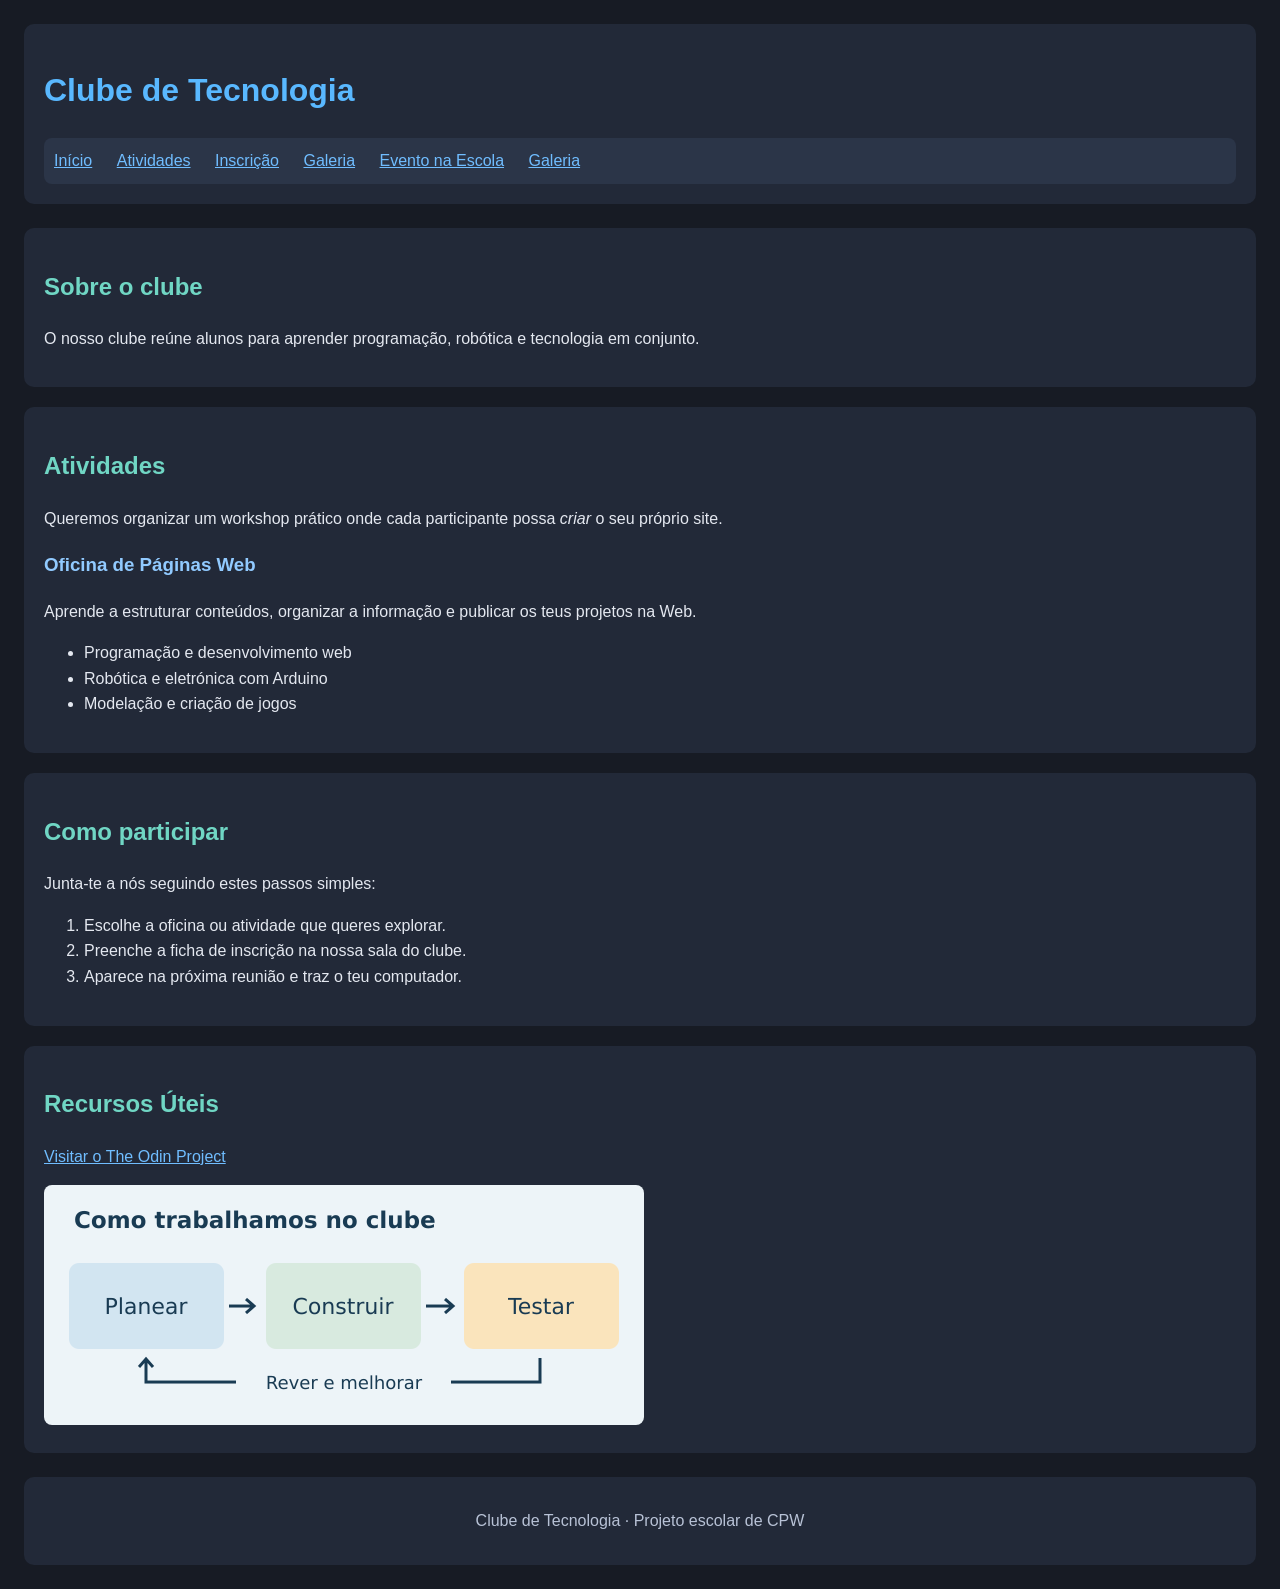
<file: index.html>
<!DOCTYPE html>
<html lang="pt-PT">
  <head>
    <meta charset="UTF-8">
    <meta name="viewport" content="width=device-width, initial-scale=1.0">
    <title>Clube de Tecnologia | Início</title>
    <link rel="stylesheet" href="estilos.css">
  </head>

  <body>
    <header>
      <h1>Clube de Tecnologia</h1>

      <nav>
        <ul>
          <li><a href="index.html">Início</a></li>
          <li><a href="paginas/atividades.html">Atividades</a></li>
          <li><a href="paginas/inscricao.html">Inscrição</a></li>
          <li><a href="paginas/galeria.html">Galeria</a></li>
          <li><a href="evento-escola/index.html">Evento na Escola</a></li>
          <li><a href="mostra-projetos/index.html">Galeria</a></li>


        </ul>
      </nav>
    </header>

    <main>
      <section>
        <h2>Sobre o clube</h2>

        <p>O nosso clube reúne alunos para aprender programação, robótica e tecnologia em conjunto.</p>
      </section>

      <section>
        <h2>Atividades</h2>

        <p>Queremos organizar um workshop prático onde cada participante possa <em>criar</em> o seu próprio site.</p>

        <h3>Oficina de Páginas Web</h3>

        <p>Aprende a estruturar conteúdos, organizar a informação e publicar os teus projetos na Web.</p>

        <ul>
          <li>Programação e desenvolvimento web</li>
          <li>Robótica e eletrónica com Arduino</li>
          <li>Modelação e criação de jogos</li>
        </ul>
      </section>

      <section>
        <h2>Como participar</h2>

        <p>Junta-te a nós seguindo estes passos simples:</p>

        <ol>
          <li>Escolhe a oficina ou atividade que queres explorar.</li>
          <li>Preenche a ficha de inscrição na nossa sala do clube.</li>
          <li>Aparece na próxima reunião e traz o teu computador.</li>
        </ol>
      </section>

      <section>
        <h2>Recursos Úteis</h2>

        <p>
          <a href="https://www.theodinproject.com/">Visitar o The Odin Project</a>
        </p>

        <img src="imagens/oficina.png"
             alt="Ciclo do clube: planear, construir, testar e regressar ao planeamento para melhorar."
             width="600" height="240">
      </section>
    </main>

    <footer>
      <p>Clube de Tecnologia · Projeto escolar de CPW</p>
    </footer>
  </body>
</html>
</file>
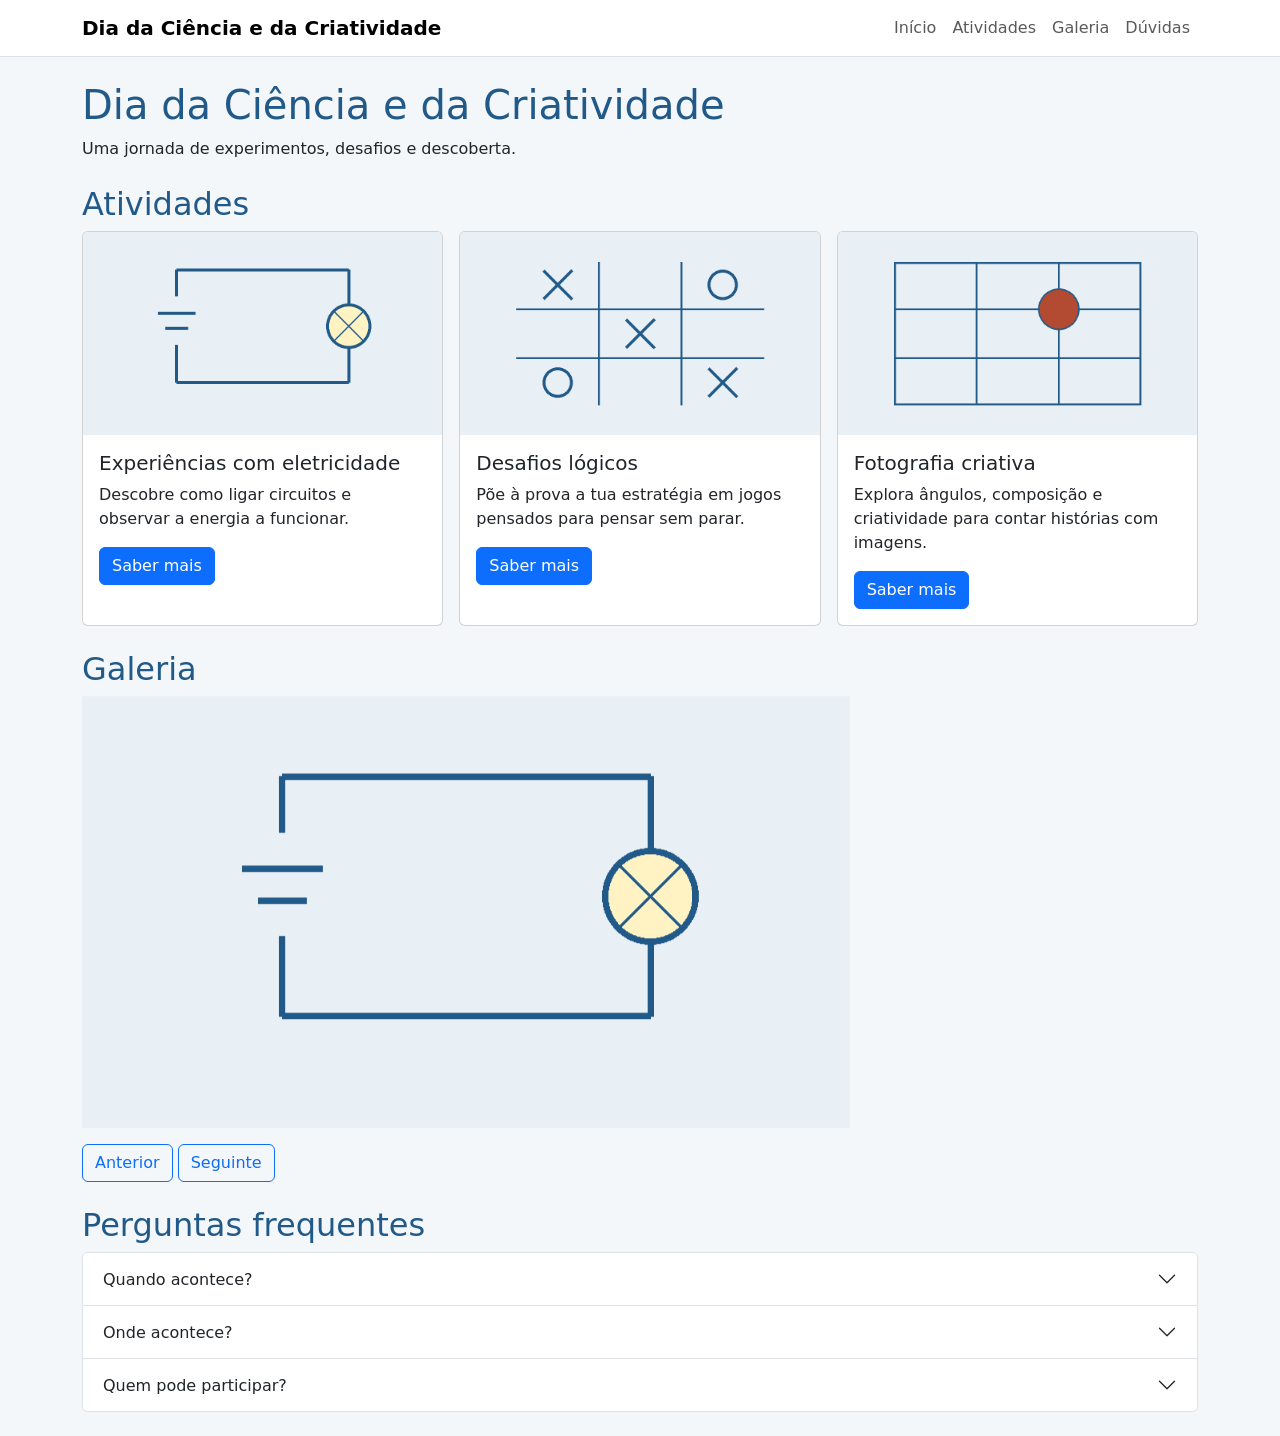
<file: evento-escola/index.html>
<!DOCTYPE html>
<html lang="pt-PT">
  <head>
    <meta charset="utf-8">
    <meta name="viewport" content="width=device-width, initial-scale=1">
    <title>Dia das experiências</title>
    <link
      rel="stylesheet"
      href="https://cdn.jsdelivr.net/npm/bootstrap@5.3.8/dist/css/bootstrap.min.css"
      integrity="sha384-sRIl4kxILFvY47J16cr9ZwB07vP4J8+LH7qKQnuqkuIAvNWLzeN8tE5YBujZqJLB"
      crossorigin="anonymous"
    >
    <link rel="stylesheet" href="estilos.css">
  </head>
  <body>
    <nav class="navbar navbar-expand-lg bg-white border-bottom" aria-label="Navegação principal">
  <div class="container">
    <a class="navbar-brand fw-bold" href="#inicio">Dia da Ciência e da Criatividade</a>
    <button class="navbar-toggler" type="button"
      data-bs-toggle="collapse" data-bs-target="#menuEvento"
      aria-controls="menuEvento" aria-expanded="false"
      aria-label="Abrir ou fechar o menu">
      <span class="navbar-toggler-icon"></span>
    </button>
    <div class="collapse navbar-collapse" id="menuEvento">
      <ul class="navbar-nav ms-auto">
        <li class="nav-item"><a class="nav-link" href="#inicio">Início</a></li>
        <li class="nav-item"><a class="nav-link" href="#atividades">Atividades</a></li>
        <li class="nav-item"><a class="nav-link" href="#galeria">Galeria</a></li>
        <li class="nav-item"><a class="nav-link" href="#duvidas">Dúvidas</a></li>
      </ul>
    </div>
  </div>
</nav>
    <main class="container py-4">
      <header id="inicio" class="mb-4">
        <h1>Dia da Ciência e da Criatividade</h1>
        <p>Uma jornada de experimentos, desafios e descoberta.</p>
      </header>

      <section id="atividades" aria-labelledby="tituloAtividades">
        <h2 id="tituloAtividades">Atividades</h2>

        <div class="row g-3">
          <div class="col-12 col-md-4">
            <article class="card h-100">
              <img
                src="imagens/circuito.png"
                class="card-img-top img-fluid"
                alt="Esquema de uma pilha ligada a uma lâmpada."
              >
              <div class="card-body">
                <h3 class="card-title h5">Experiências com eletricidade</h3>
                <p class="card-text">
                  Descobre como ligar circuitos e observar a energia a funcionar.
                </p>
                <a href="#perguntas" class="btn btn-primary">Saber mais</a>
              </div>
            </article>
          </div>

          <div class="col-12 col-md-4">
            <article class="card h-100">
              <img
                src="imagens/jogo.png"
                class="card-img-top img-fluid"
                alt="Grelha de um jogo do galo com cruzes e círculos."
              >
              <div class="card-body">
                <h3 class="card-title h5">Desafios lógicos</h3>
                <p class="card-text">
                  Põe à prova a tua estratégia em jogos pensados para pensar sem
                  parar.
                </p>
                <a href="#perguntas" class="btn btn-primary">Saber mais</a>
              </div>
            </article>
          </div>

          <div class="col-12 col-md-4">
            <article class="card h-100">
              <img
                src="imagens/enquadramento.png"
                class="card-img-top img-fluid"
                alt="Grelha de enquadramento com um círculo num dos cruzamentos."
              >
              <div class="card-body">
                <h3 class="card-title h5">Fotografia criativa</h3>
                <p class="card-text">
                  Explora ângulos, composição e criatividade para contar histórias
                  com imagens.
                </p>
                <a href="#perguntas" class="btn btn-primary">Saber mais</a>
              </div>
            </article>
          </div>
        </div>
      </section>

      <section id="galeria" class="mt-4">
        <h2>Galeria</h2>

        <div
          id="galeriaEvento"
          class="carousel slide"
          data-bs-interval="false"
          role="region"
          aria-label="Galeria do evento"
        >
          <div class="carousel-inner">
            <div class="carousel-item active">
              <img
                src="imagens/circuito.png"
                class="d-block w-100 img-fluid"
                alt="Esquema de uma pilha ligada a uma lâmpada."
              >
            </div>

            <div class="carousel-item">
              <img
                src="imagens/jogo.png"
                class="d-block w-100 img-fluid"
                alt="Grelha de um jogo do galo com cruzes e círculos."
              >
            </div>

            <div class="carousel-item">
              <img
                src="imagens/enquadramento.png"
                class="d-block w-100 img-fluid"
                alt="Grelha de enquadramento com um círculo num dos cruzamentos."
              >
            </div>
          </div>

          <div class="mt-3">
            <button
              class="btn btn-outline-primary"
              type="button"
              data-bs-target="#galeriaEvento"
              data-bs-slide="prev"
            >
              Anterior
            </button>
            <button
              class="btn btn-outline-primary"
              type="button"
              data-bs-target="#galeriaEvento"
              data-bs-slide="next"
            >
              Seguinte
            </button>
          </div>
        </div>
      </section>

      <section id="duvidas" class="mt-4">
        <h2>Perguntas frequentes</h2>

        <div class="accordion" id="faqEvento">
          <div class="accordion-item">
            <h3 class="accordion-header">
              <button
                class="accordion-button collapsed"
                type="button"
                data-bs-toggle="collapse"
                data-bs-target="#quando"
                aria-expanded="false"
                aria-controls="quando"
              >
                Quando acontece?
              </button>
            </h3>
            <div
              id="quando"
              class="accordion-collapse collapse"
              data-bs-parent="#faqEvento"
            >
              <div class="accordion-body">
                O evento vai decorrer no dia 15 de maio, às 14:30, na escola e no
                pátio principal.
              </div>
            </div>
          </div>

          <div class="accordion-item">
            <h3 class="accordion-header">
              <button
                class="accordion-button collapsed"
                type="button"
                data-bs-toggle="collapse"
                data-bs-target="#onde"
                aria-expanded="false"
                aria-controls="onde"
              >
                Onde acontece?
              </button>
            </h3>
            <div
              id="onde"
              class="accordion-collapse collapse"
              data-bs-parent="#faqEvento"
            >
              <div class="accordion-body">
                Vai acontecer no pátio da escola, com áreas dedicadas a
                experiências, jogos e atividades criativas.
              </div>
            </div>
          </div>

          <div class="accordion-item">
            <h3 class="accordion-header">
              <button
                class="accordion-button collapsed"
                type="button"
                data-bs-toggle="collapse"
                data-bs-target="#quem"
                aria-expanded="false"
                aria-controls="quem"
              >
                Quem pode participar?
              </button>
            </h3>
            <div
              id="quem"
              class="accordion-collapse collapse"
              data-bs-parent="#faqEvento"
            >
              <div class="accordion-body">
                Pode participar qualquer aluno, professor ou visitante interessado
                em descobrir, experimentar e aprender de forma divertida.
              </div>
            </div>
          </div>
        </div>
      </section>
    </main>

    <script
      src="https://cdn.jsdelivr.net/npm/bootstrap@5.3.8/dist/js/bootstrap.bundle.min.js"
      integrity="sha384-FKyoEForCGlyvwx9Hj09JcYn3nv7wiPVlz7YYwJrWVcXK/BmnVDxM+D2scQbITxI"
      crossorigin="anonymous"
    ></script>
  </body>
</html>
</file>
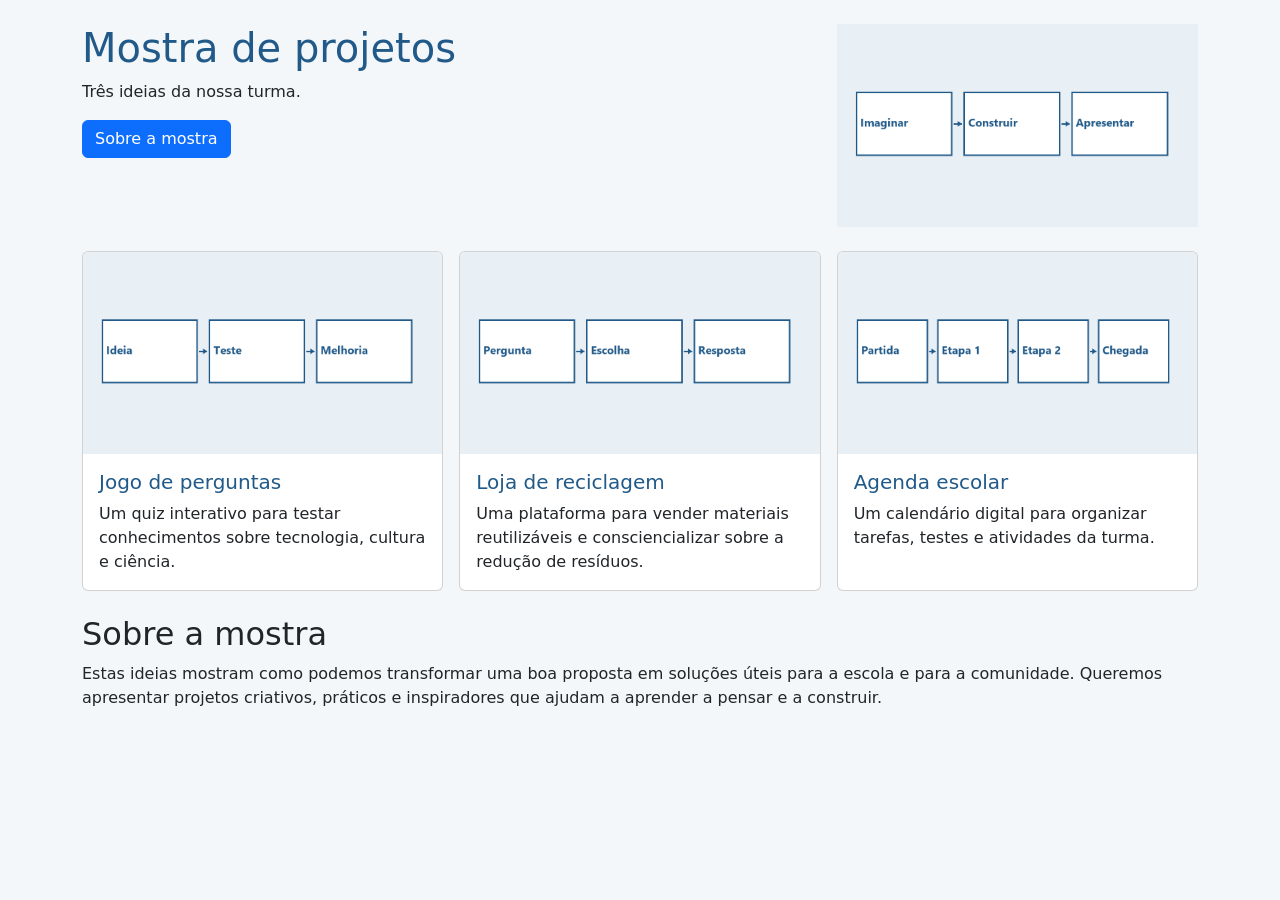
<file: mostra-projetos/index.html>
<!DOCTYPE html>
<html lang="pt-PT">
  <head>
    <meta charset="utf-8">
    <meta name="viewport" content="width=device-width, initial-scale=1.0">
    <title>Mostra de projetos</title>
    <link
      rel="stylesheet"
      href="https://cdn.jsdelivr.net/npm/bootstrap@5.3.8/dist/css/bootstrap.min.css"
      integrity="sha384-sRIl4kxILFvY47J16cr9ZwB07vP4J8+LH7qKQnuqkuIAvNWLzeN8tE5YBujZqJLB"
      crossorigin="anonymous"
    >
    <link rel="stylesheet" href="estilos.css">
  </head>
  <body>
    <main class="container py-4">
      <header class="row g-3 mb-4">
        <div class="col-12 col-md-8">
          <h1>Mostra de projetos</h1>
          <p>Três ideias da nossa turma.</p>
          <a href="#sobre" class="btn btn-primary">Sobre a mostra</a>
        </div>

        <div class="col-12 col-md-4">
          <img
            src="imagens/mostra.png"
            class="img-fluid"
            alt="Etapas de um projeto: imaginar, construir e apresentar."
          >
        </div>
      </header>

      <div class="row g-3">
        <div class="col-12 col-md-6 col-lg-4">
          <article class="card h-100">
            <img
              src="imagens/projeto-1.png"
              class="card-img-top img-fluid"
              alt="Esquema: uma ideia passa por um teste e por uma melhoria."
            >
            <div class="card-body">
              <h2 class="card-title h5">Jogo de perguntas</h2>
              <p class="card-text">
                Um quiz interativo para testar conhecimentos sobre tecnologia,
                cultura e ciência.
              </p>
            </div>
          </article>
        </div>

        <div class="col-12 col-md-6 col-lg-4">
          <article class="card h-100">
            <img
              src="imagens/projeto-2.png"
              class="card-img-top img-fluid"
              alt="Esquema: uma pergunta leva a uma escolha e a uma resposta."
            >
            <div class="card-body">
              <h2 class="card-title h5">Loja de reciclagem</h2>
              <p class="card-text">
                Uma plataforma para vender materiais reutilizáveis e
                consciencializar sobre a redução de resíduos.
              </p>
            </div>
          </article>
        </div>

        <div class="col-12 col-md-6 col-lg-4">
          <article class="card h-100">
            <img
              src="imagens/projeto-3.png"
              class="card-img-top img-fluid"
              alt="Esquema: um ponto de partida liga-se a duas etapas e à chegada."
            >
            <div class="card-body">
              <h2 class="card-title h5">Agenda escolar</h2>
              <p class="card-text">
                Um calendário digital para organizar tarefas, testes e atividades
                da turma.
              </p>
            </div>
          </article>
        </div>
      </div>

      <section id="sobre" class="mt-4">
        <h2>Sobre a mostra</h2>
        <p>
          Estas ideias mostram como podemos transformar uma boa proposta em
          soluções úteis para a escola e para a comunidade. Queremos apresentar
          projetos criativos, práticos e inspiradores que ajudam a aprender a
          pensar e a construir.
        </p>
      </section>
    </main>
  </body>
</html>
</file>
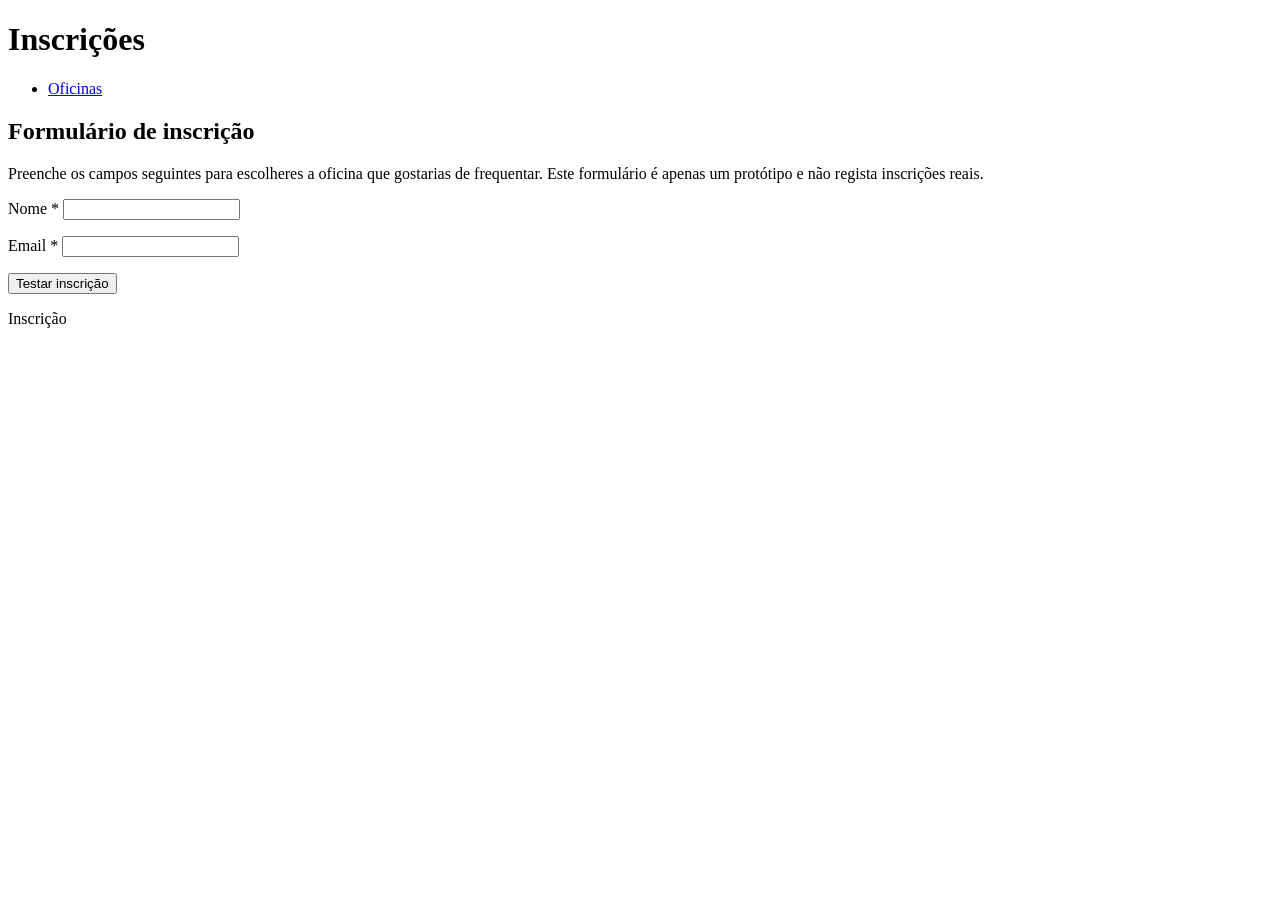
<file: inscricao.html>
<!DOCTYPE html>
<html lang="pt">
<head>
    <meta charset="UTF-8">
    <meta name="viewport" content="width=device-width, initial-scale=1.0">
    <title>Inscrições</title>
</head>
<body>
        <header>
      <h1>Inscrições</h1>

      <nav>
        <ul>
          <li><a href="ofinica.html">Oficinas</a></li>
        </ul>
      </nav>
    </header>

   <main>
      <section>
        <h2>Formulário de inscrição</h2>

        <p>Preenche os campos seguintes para escolheres a oficina que gostarias de frequentar. Este formulário é apenas um protótipo e não regista inscrições reais.</p>

        <form action="inscricao.html" method="get">
          <p>
            <label for="nome">Nome *</label>
            <input type="text" id="nome" name="nome" required>
          </p>

          <p>
            <label for="email">Email *</label>
            <input type="email" id="email" name="email" required>
          </p>

          <button type="submit">Testar inscrição</button>
        </form>
      </section>
    </main>

    <footer>
      <p>Inscrição</p>
    </footer>
</body>
</html>
</file>
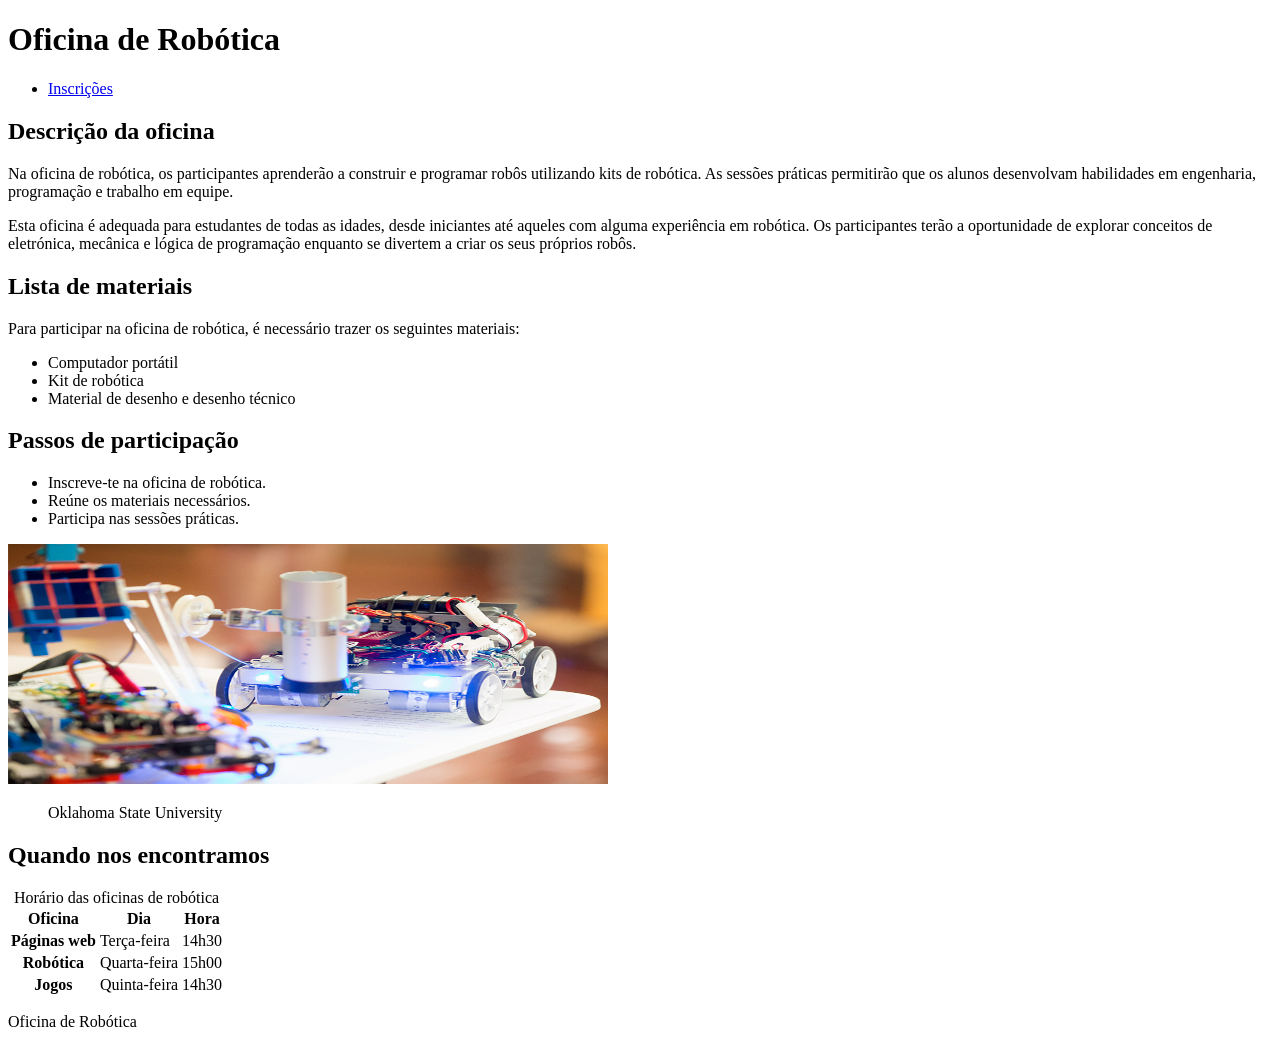
<file: ofinica.html>
<!DOCTYPE html>
<html lang="pt">
<head>
    <meta charset="UTF-8">
    <meta name="viewport" content="width=device-width, initial-scale=1.0">
    <title>Oficina de Robótica</title>
</head>
<body>
    <header>
      <h1>Oficina de Robótica</h1>

      <nav>
        <ul>
          <li><a href="inscricao.html">Inscrições</a></li>
        </ul>
      </nav>
    </header>

    <main>
      <section>
        <h2>Descrição da oficina</h2>
        <p>Na oficina de robótica, os participantes aprenderão a construir e programar robôs utilizando kits de robótica. As sessões práticas permitirão que os alunos desenvolvam habilidades em engenharia, programação e trabalho em equipe.</p>
        <p>Esta oficina é adequada para estudantes de todas as idades, desde iniciantes até aqueles com alguma experiência em robótica. Os participantes terão a oportunidade de explorar conceitos de eletrónica, mecânica e lógica de programação enquanto se divertem a criar os seus próprios robôs.</p>
        
        <h2>Lista de materiais</h2>

        <p>Para participar na oficina de robótica, é necessário trazer os seguintes materiais:</p>

        <ul>
          <li>Computador portátil</li>
          <li>Kit de robótica</li>
          <li>Material de desenho e desenho técnico</li>
        </ul>

        <h2>Passos de participação</h2>

        <ul>
          <li>Inscreve-te na oficina de robótica.</li>
          <li>Reúne os materiais necessários.</li>
          <li>Participa nas sessões práticas.</li>
        </ul>

        <img src="imagens/robotica.jpg"
             alt="Exemplo de um robô construído durante a oficina de robótica."
             width="600" height="240">
        <figure>
          <figcaption>Oklahoma State University</figcaption>
        </figure>
      </section>

      <section>
        <h2>Quando nos encontramos</h2>

        <table>
          <caption>Horário das oficinas de robótica</caption>

          <thead>
            <tr>
              <th scope="col">Oficina</th>
              <th scope="col">Dia</th>
              <th scope="col">Hora</th>
            </tr>
          </thead>

          <tbody>
            <tr>
              <th scope="row">Páginas web</th>
              <td>Terça-feira</td>
              <td>14h30</td>
            </tr>

            <tr>
              <th scope="row">Robótica</th>
              <td>Quarta-feira</td>
              <td>15h00</td>
            </tr>

            <tr>
              <th scope="row">Jogos</th>
              <td>Quinta-feira</td>
              <td>14h30</td>
            </tr>
          </tbody>
        </table>
      </section>
    </main>
    <footer>
      <p>Oficina de Robótica</p>
    </footer>

</body>
</html>
</file>
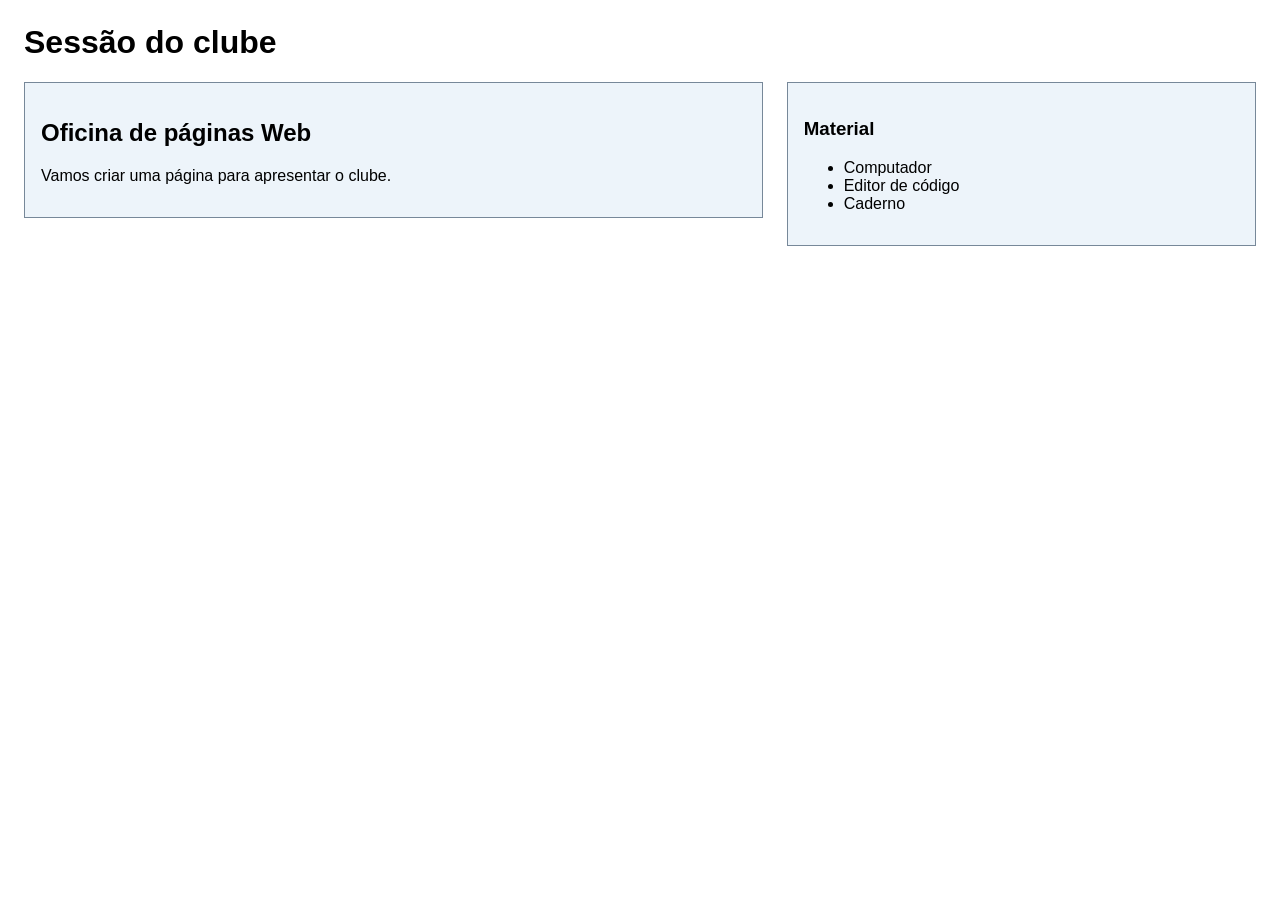
<file: aula 04/index1.html>
<!DOCTYPE html>
<html lang="pt-PT">
    <head>
        <meta charset="utf-8">
        <meta name="viewport" content="width=device-width, initial-scale=1.0">
        <title>Clube</title>
        <link rel="stylesheet" href="estilos1.css">
    </head>
    <body>
        <main>
            <h1>Sessão do clube</h1>
            <section class="sessao">
                <div class="sessao-info">
                    <h2>Oficina de páginas Web</h2>
                    <p>Vamos criar uma página para apresentar o clube.</p>
                </div>
                <aside class="sessao-material">
                    <h3>Material</h3>
                    <ul>
                        <li>Computador</li>
                        <li>Editor de código</li>
                        <li>Caderno</li>
                    </ul>
                </aside>
            </section>
        </main>
    </body>
</html>
</file>
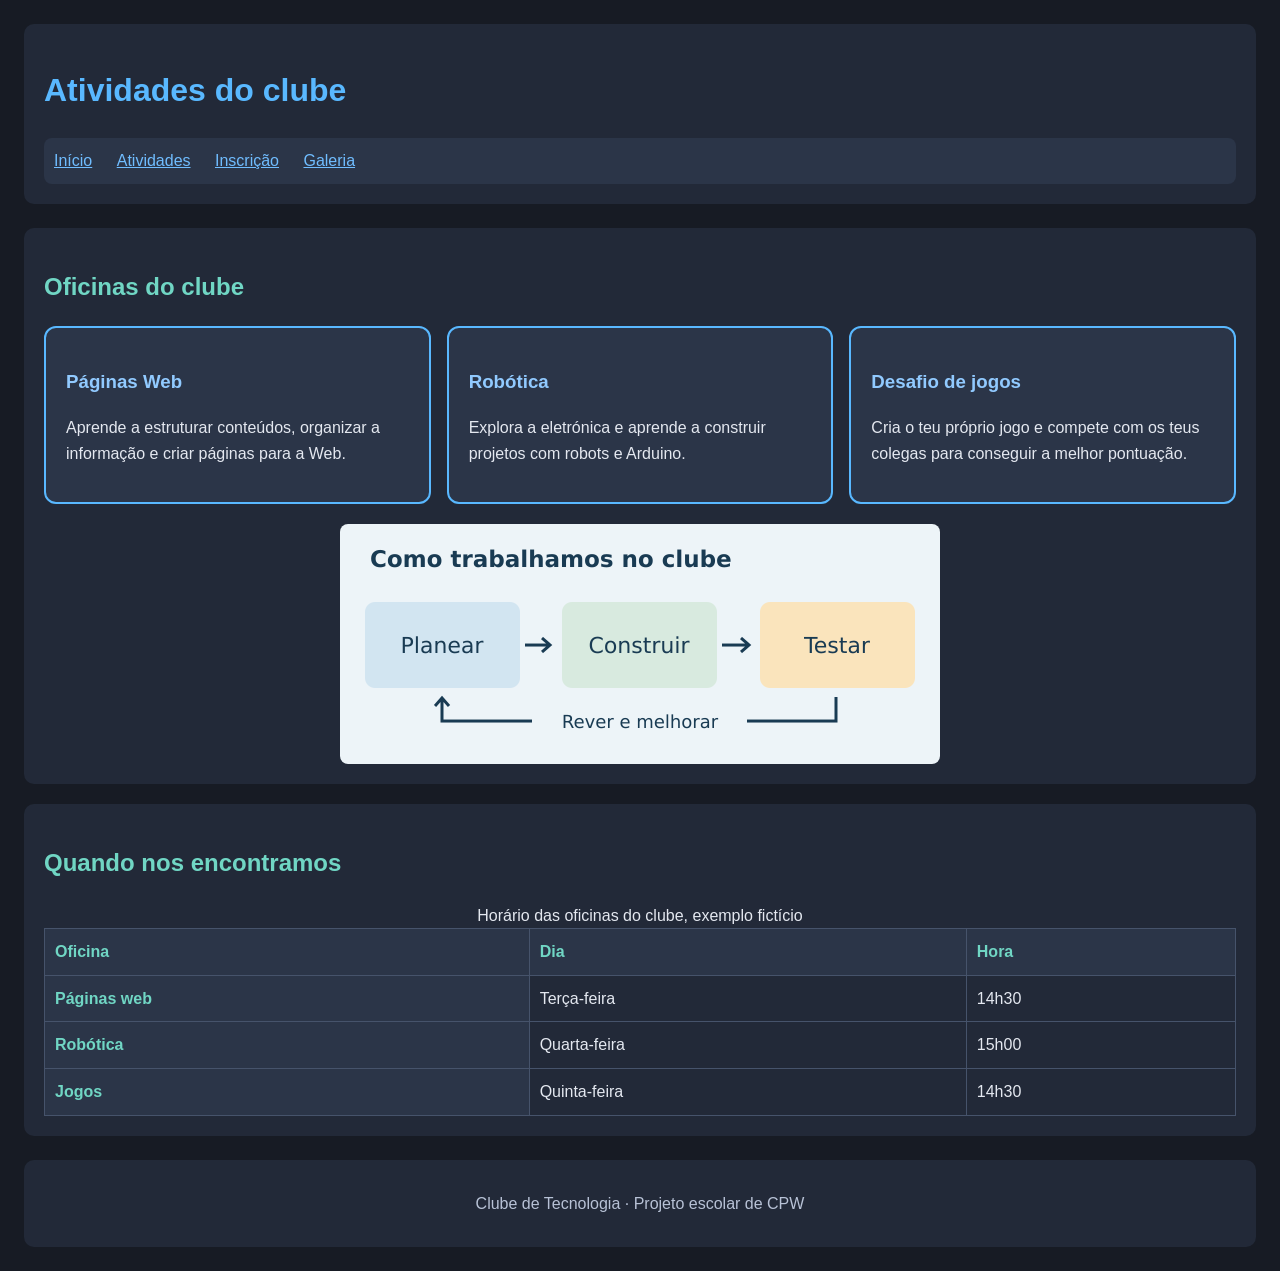
<file: paginas/atividades.html>
<!DOCTYPE html>
<html lang="pt-PT">
  <head>
    <meta charset="UTF-8">
    <meta name="viewport" content="width=device-width, initial-scale=1.0">
    <title>Atividades | Clube de Tecnologia</title>
    <link rel="stylesheet" href="../estilos.css">
  </head>

  <body>
    <header>
      <h1>Atividades do clube</h1>

      <nav>
        <ul>
          <li><a href="../index.html">Início</a></li>
          <li><a href="atividades.html">Atividades</a></li>
          <li><a href="inscricao.html">Inscrição</a></li>
          <li><a href="galeria.html">Galeria</a></li>
        </ul>
      </nav>
    </header>

    <main>

<section>
  <h2>Oficinas do clube</h2>

  <div class="lista-atividades">

    <article class="cartao">
      <h3>Páginas Web</h3>
      <p>Aprende a estruturar conteúdos, organizar a informação e criar páginas para a Web.</p>
    </article>

    <article class="cartao">
      <h3>Robótica</h3>
      <p>Explora a eletrónica e aprende a construir projetos com robots e Arduino.</p>
    </article>

    <article class="cartao">
      <h3>Desafio de jogos</h3>
      <p>Cria o teu próprio jogo e compete com os teus colegas para conseguir a melhor pontuação.</p>
    </article>

  </div>

  <img src="../imagens/oficina.png"
       alt="Ciclo do clube: planear, construir, testar e regressar ao planeamento para melhorar."
       width="600" height="240">
</section>

      <section>
        <h2>Quando nos encontramos</h2>

        <table>
          <caption>Horário das oficinas do clube, exemplo fictício</caption>

          <thead>
            <tr>
              <th scope="col">Oficina</th>
              <th scope="col">Dia</th>
              <th scope="col">Hora</th>
            </tr>
          </thead>

          <tbody>
            <tr>
              <th scope="row">Páginas web</th>
              <td>Terça-feira</td>
              <td>14h30</td>
            </tr>

            <tr>
              <th scope="row">Robótica</th>
              <td>Quarta-feira</td>
              <td>15h00</td>
            </tr>

            <tr>
              <th scope="row">Jogos</th>
              <td>Quinta-feira</td>
              <td>14h30</td>
            </tr>
          </tbody>
        </table>
      </section>
    </main>

    <footer>
      <p>Clube de Tecnologia · Projeto escolar de CPW</p>
    </footer>
  </body>
</html>
</file>
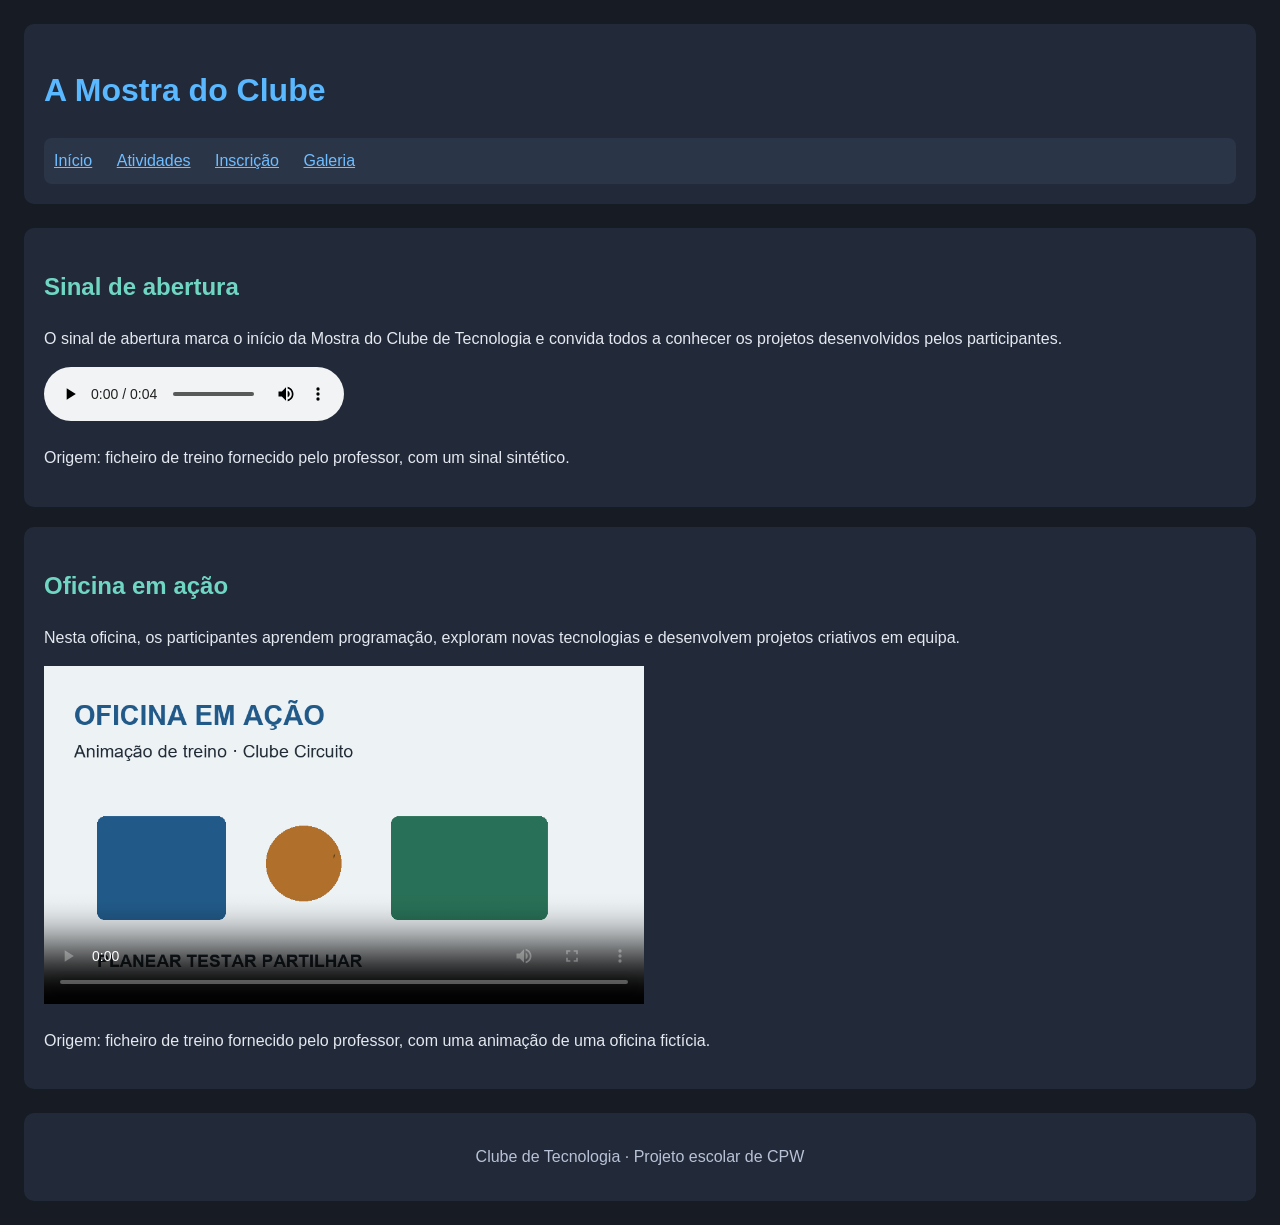
<file: paginas/galeria.html>
<!DOCTYPE html>
<html lang="pt-PT">
  <head>
    <meta charset="UTF-8">
    <meta name="viewport" content="width=device-width, initial-scale=1.0">
    <title>Galeria | Clube de Tecnologia</title>
    <link rel="stylesheet" href="../estilos.css">
  </head>

  <body>
    <header>
      <h1>A Mostra do Clube</h1>

      <nav>
        <ul>
          <li><a href="../index.html">Início</a></li>
          <li><a href="atividades.html">Atividades</a></li>
          <li><a href="inscricao.html">Inscrição</a></li>
          <li><a href="galeria.html">Galeria</a></li>
        </ul>
      </nav>
    </header>

    <main>
      <section>
        <h2>Sinal de abertura</h2>

        <p>
          O sinal de abertura marca o início da Mostra do Clube
          de Tecnologia e convida todos a conhecer os projetos
          desenvolvidos pelos participantes.
        </p>

        <audio controls>
          <source src="../media/sinal.mp3" type="audio/mpeg">
          O teu navegador não suporta áudio.
        </audio>

        <p>
          Origem: ficheiro de treino fornecido pelo professor,
          com um sinal sintético.
        </p>
      </section>

      <section>
        <h2>Oficina em ação</h2>

        <p>
          Nesta oficina, os participantes aprendem programação,
          exploram novas tecnologias e desenvolvem projetos
          criativos em equipa.
        </p>

        <video controls poster="../imagens/capa-video.png" width="600">
          <source src="../media/oficina.mp4" type="video/mp4">
          O teu navegador não suporta vídeo.
        </video>

        <p>
          Origem: ficheiro de treino fornecido pelo professor,
          com uma animação de uma oficina fictícia.
        </p>
      </section>
    </main>

    <footer>
      <p>Clube de Tecnologia · Projeto escolar de CPW</p>
    </footer>
  </body>
</html>
</file>
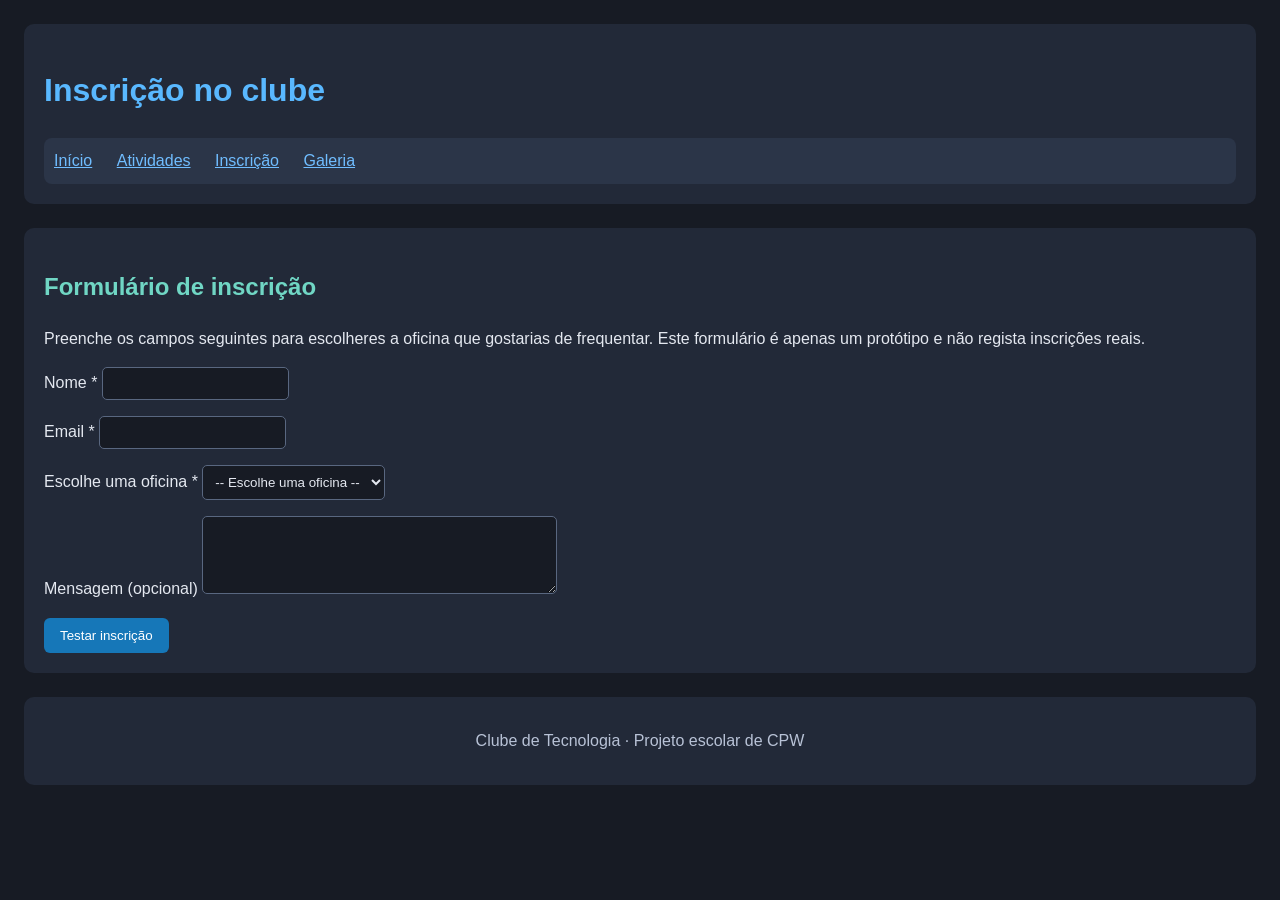
<file: paginas/inscricao.html>
<!DOCTYPE html>
<html lang="pt-PT">
  <head>
    <meta charset="UTF-8">
    <meta name="viewport" content="width=device-width, initial-scale=1.0">
    <title>Inscrição | Clube de Tecnologia</title>
    <link rel="stylesheet" href="../estilos.css">
  </head>

  <body>
    <header>
      <h1>Inscrição no clube</h1>

      <nav>
        <ul>
          <li><a href="../index.html">Início</a></li>
          <li><a href="atividades.html">Atividades</a></li>
          <li><a href="inscricao.html">Inscrição</a></li>
          <li><a href="galeria.html">Galeria</a></li>
        </ul>
      </nav>
    </header>

    <main>
      <section>
        <h2>Formulário de inscrição</h2>

        <p>Preenche os campos seguintes para escolheres a oficina que gostarias de frequentar. Este formulário é apenas um protótipo e não regista inscrições reais.</p>

        <form action="inscricao.html" method="get">
          <p>
            <label for="nome">Nome *</label>
            <input type="text" id="nome" name="nome" required>
          </p>

          <p>
            <label for="email">Email *</label>
            <input type="email" id="email" name="email" required>
          </p>

          <p>
            <label for="oficina">Escolhe uma oficina *</label>
            <select id="oficina" name="oficina" required>
              <option value="">-- Escolhe uma oficina --</option>
              <option value="paginas-web">Páginas web</option>
              <option value="robotica">Robótica</option>
              <option value="jogos">Jogos</option>
            </select>
          </p>

          <p>
            <label for="mensagem">Mensagem (opcional)</label>
            <textarea id="mensagem" name="mensagem" rows="4" cols="40"></textarea>
          </p>

          <button type="submit">Testar inscrição</button>
        </form>
      </section>
    </main>

    <footer>
      <p>Clube de Tecnologia · Projeto escolar de CPW</p>
    </footer>
  </body>
</html>
</file>
<file: estilos.css>
body {
    background-color: #171b24;
    color: #e4e8f0;
    font-family: Arial, sans-serif;
    margin: 24px;
    line-height: 1.6;
}

header {
    background-color: #222938;
    padding: 20px;
    border-radius: 10px;
}

h1 {
    color: #59b8ff;
}

h2 {
    color: #70d6c4;
}

h3 {
    color: #91caff;
}

nav {
    background-color: #2b3548;
    padding: 10px;
    border-radius: 8px;
}

nav ul {
    list-style: none;
    padding: 0;
    margin: 0;
}

nav li {
    display: inline-block;
    margin-right: 20px;
}

a {
    color: #70bdff;
}

a:hover {
    color: #a6e3ff;
}

main {
    margin-top: 24px;
}

section {
    background-color: #222938;
    padding: 20px;
    margin-bottom: 20px;
    border-radius: 10px;
}

img {
    max-width: 100%;
    height: auto;
    border-radius: 8px;
}

table {
    width: 100%;
    border-collapse: collapse;
    margin-top: 15px;
}

th, td {
    border: 1px solid #46536b;
    padding: 10px;
    text-align: left;
}

th {
    background-color: #2b3548;
    color: #70d6c4;
}

input, select, textarea {
    background-color: #171b24;
    color: #e4e8f0;
    border: 1px solid #596780;
    padding: 8px;
    border-radius: 5px;
}

button {
    background-color: #1677b8;
    color: white;
    border: none;
    padding: 10px 16px;
    border-radius: 6px;
    cursor: pointer;
}

button:hover {
    background-color: #2499e8;
}

footer {
    background-color: #222938;
    color: #b8c2d6;
    padding: 15px;
    margin-top: 24px;
    border-radius: 10px;
    text-align: center;
}

.cartao {
    background-color: #2b3548;
    color: #e4e8f0;
    padding: 20px;
    border: 2px solid #59b8ff;
    margin-bottom: 0;
    border-radius: 12px;
    flex: 1 1 220px;
}

.lista-atividades {
    display: flex;
    gap: 16px;
    flex-wrap: wrap;
}

.lista-atividades + img {
    display: block;
    margin-top: 20px;
    margin-left: auto;
    margin-right: auto;
}
</file>
<file: evento-escola/estilos.css>
body { background-color: #f4f7fa; }
h1, h2 { color: #215a89; }
#galeria { max-width: 48rem; }
</file>
<file: mostra-projetos/estilos.css>
body { background-color: #f4f7fa; }
h1 { color: #215a89; }
.card-title { color: #215a89; }
</file>
<file: aula 04/estilos1.css>
* {
    box-sizing: border-box;
}

body {
    font-family: Arial, sans-serif;
    margin: 24px;
}

.sessao {
    display: flex;
    flex-direction: row;
    align-items: flex-start;
    gap: 24px;
}

.sessao-info,
.sessao-material {
    min-width: 0;
    overflow-wrap: anywhere;
    padding: 16px;
    border: 1px solid #789;
    background: #edf4fa;
}

.sessao-info {
    flex: 2 1 200px;
}

.sessao-material {
    flex: 1 1 200px;
    font-family: Arial, sans-serif;
    margin: 0;
}


.momento { 
    padding: 10px; background: #d4e7f5; border: 1px solid #789;
}

@media (max-width: 700px) {
  .sessao {
    flex-direction: column;
    align-items: stretch;
  }
  .sessao-info,
  .sessao-material {
    flex-basis: auto;
  }
}
</file>
